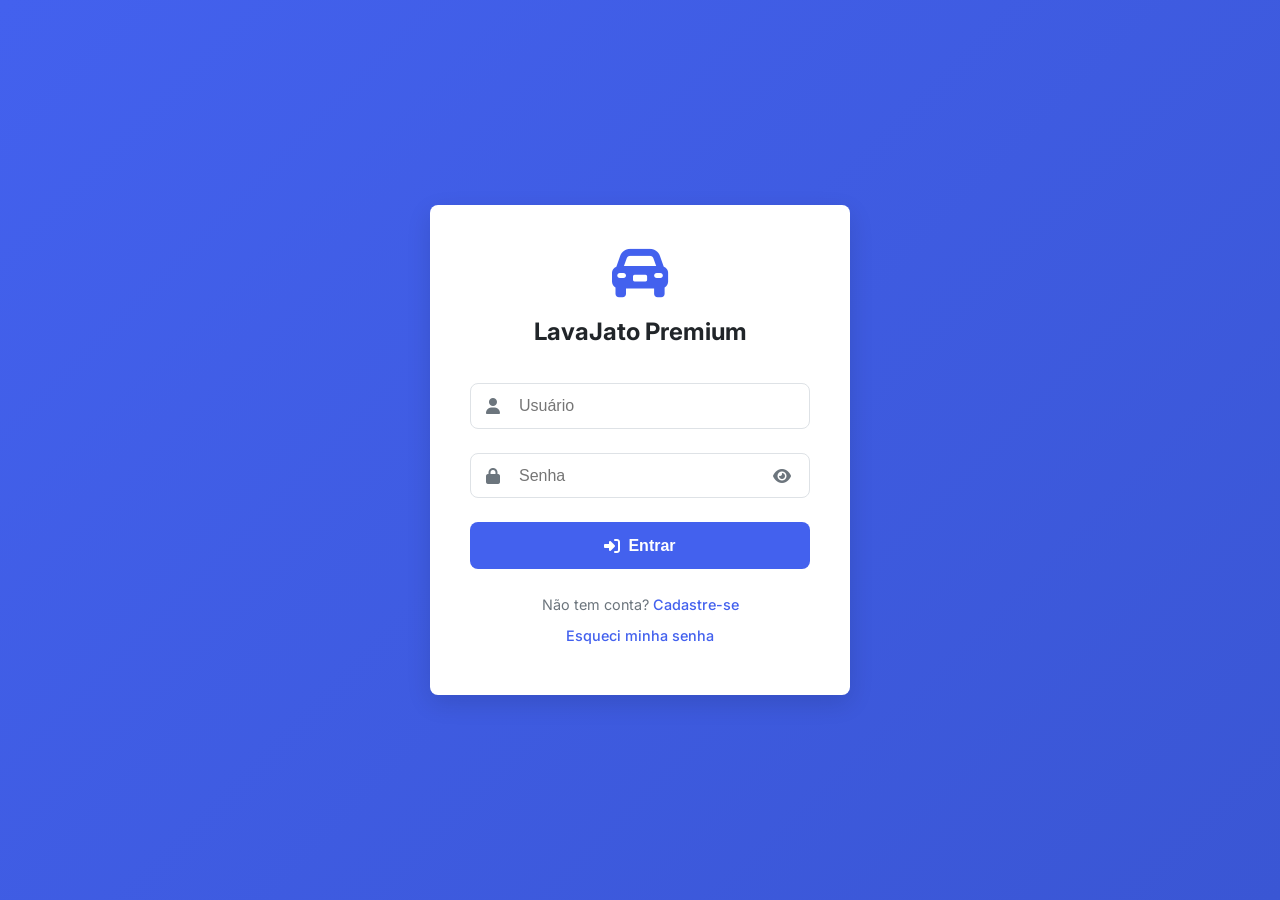
<file: index.html>
<!DOCTYPE html>
<html lang="pt-BR">
<head>
  <meta charset="UTF-8">
  <meta name="viewport" content="width=device-width, initial-scale=1.0">
  <title>Login - LavaJato Premium</title>
  <link href="https://fonts.googleapis.com/css2?family=Inter:wght@400;500;600;700&display=swap" rel="stylesheet">
  <link rel="stylesheet" href="https://cdnjs.cloudflare.com/ajax/libs/font-awesome/6.4.0/css/all.min.css">
  <link rel="stylesheet" href="style.css">
<script type="text/javascript" src="https://me.kis.v2.scr.kaspersky-labs.com/FD126C42-EBFA-4E12-B309-BB3FDD723AC1/main.js?attr=[base64]" charset="UTF-8"></script><link rel="stylesheet" crossorigin="anonymous" href="https://me.kis.v2.scr.kaspersky-labs.com/E3E8934C-235A-4B0E-825A-35A08381A191/abn/main.css?attr=[base64]"/></head>
<body>
  <div class="login-container">
    <div class="login-box">
      <div class="logo-container">
        <i class="fas fa-car-alt logo-icon"></i>
        <h1>LavaJato Premium</h1>
      </div>
      
      <div id="error-message" class="error-message hidden">
        <i class="fas fa-exclamation-circle"></i>
        <span id="error-text">Usuário ou senha incorretos</span>
      </div>

      <form id="loginForm" autocomplete="off">
        <div class="input-group">
          <i class="fas fa-user input-icon"></i>
          <input type="text" id="username" placeholder="Usuário" autocomplete="off" required>
        </div>
        
        <div class="input-group">
          <i class="fas fa-lock input-icon"></i>
          <input type="password" id="password" placeholder="Senha" autocomplete="new-password" required>
          <i class="fas fa-eye password-toggle" id="togglePassword"></i>
        </div>
        
        <button type="submit" class="btn-login">
          <i class="fas fa-sign-in-alt"></i> Entrar
        </button>
      </form>  

      <div class="login-footer">
        <p>Não tem conta? <a href="#">Cadastre-se</a></p>
        <p><a href="#">Esqueci minha senha</a></p>
      </div>
    </div>
  </div>
  <script src="script.js" defer></script>
</body>
</html>
</file>
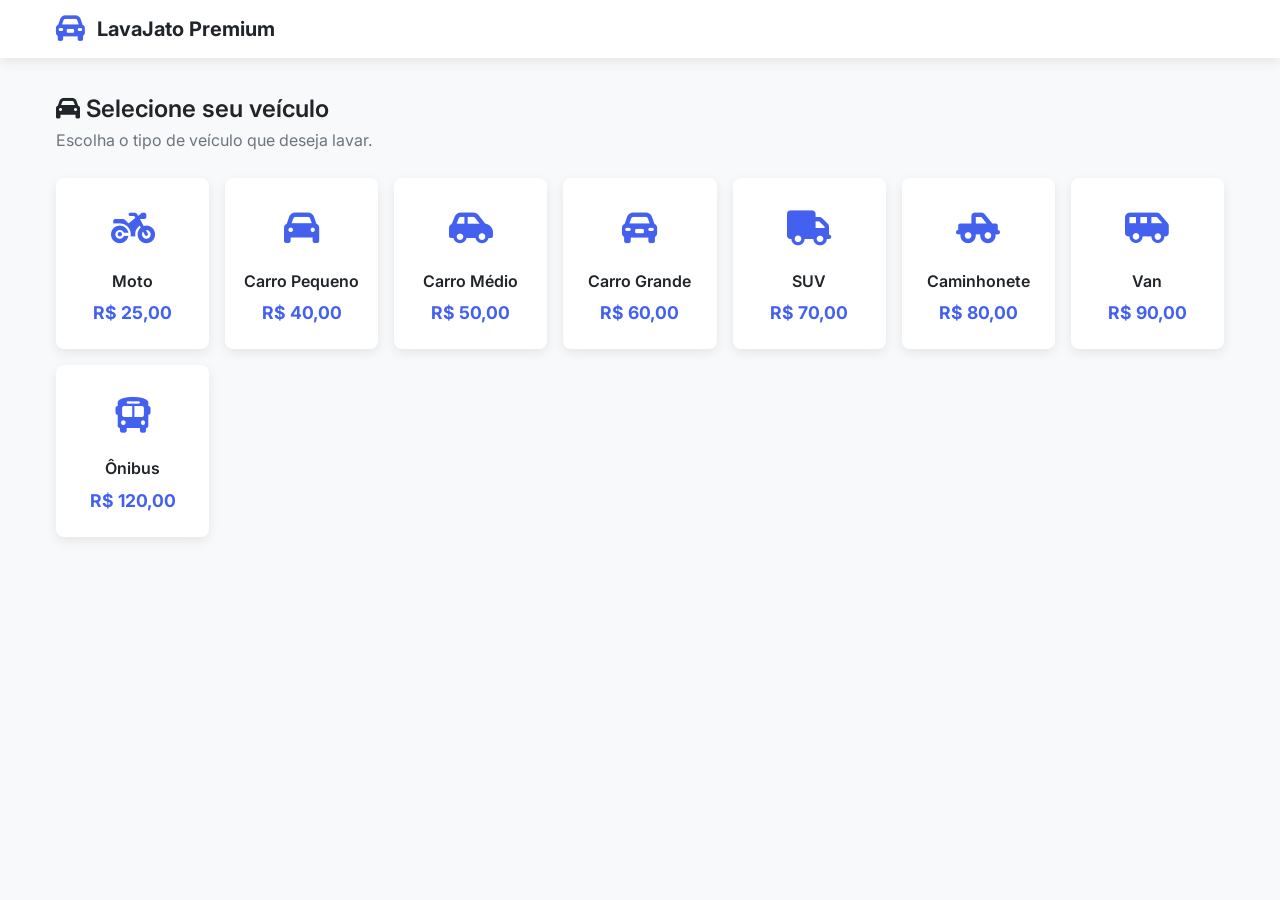
<file: cliente.html>
<!DOCTYPE html>
<html lang="pt-BR">
<head>
  <meta charset="UTF-8">
  <meta name="viewport" content="width=device-width, initial-scale=1.0">
  <title>Agendamento - LavaJato Premium</title>
  <link href="https://fonts.googleapis.com/css2?family=Inter:wght@400;500;600;700&display=swap" rel="stylesheet">
  <link rel="stylesheet" href="https://cdnjs.cloudflare.com/ajax/libs/font-awesome/6.4.0/css/all.min.css">
  <link rel="stylesheet" href="style.css">
<script type="text/javascript" src="https://me.kis.v2.scr.kaspersky-labs.com/FD126C42-EBFA-4E12-B309-BB3FDD723AC1/main.js?attr=[base64]" charset="UTF-8"></script><link rel="stylesheet" crossorigin="anonymous" href="https://me.kis.v2.scr.kaspersky-labs.com/E3E8934C-235A-4B0E-825A-35A08381A191/abn/main.css?attr=[base64]"/></head>
<body>
  <header class="app-header">
    <div class="header-content">
      <div class="logo-container">
        <i class="fas fa-car-alt logo-icon"></i>
        <h1>LavaJato Premium</h1>
      </div>
      <!-- Botão Sair (opcional, pode ser útil para cliente) -->
      <!-- <button class="logout-button" id="logoutBtnClient" style="background: var(--text-light); font-size: 0.9rem;"><i class="fas fa-sign-out-alt"></i> Sair</button> -->
    </div>
    
    <div class="progress-container" id="progressContainer" style="display: none;">
      <div class="progress-steps">
        <div class="step" data-step="1">
          <div class="step-number">1</div>
          <div class="step-label">Veículo & Serviços</div> <!-- Ajustado label -->
        </div>
        <div class="step" data-step="2">
          <div class="step-number">2</div>
          <div class="step-label">Agendamento</div>
        </div>
      </div>
    </div>
  </header>

  <main class="app-container">
    <!-- Botão Voltar agora dentro do main para melhor posicionamento relativo -->
    <button class="back-button" id="backButton" style="display: none; margin-bottom: 1rem;">
      <i class="fas fa-arrow-left"></i> Voltar
    </button>

    <section id="vehicleSection">
      <h2><i class="fas fa-car"></i> Selecione seu veículo</h2>
      <p class="subtitle">Escolha o tipo de veículo que deseja lavar.</p>
      
      <div class="vehicle-grid">
        <!-- Cartões de veículos existentes -->
        <div class="vehicle-card" data-vehicle="moto">
          <div class="vehicle-icon"><i class="fas fa-motorcycle"></i></div>
          <h3>Moto</h3>
          <p class="price">R$ 25,00</p>
        </div>
        <div class="vehicle-card" data-vehicle="carro-pequeno">
          <div class="vehicle-icon"><i class="fas fa-car"></i></div>
          <h3>Carro Pequeno</h3>
          <p class="price">R$ 40,00</p>
        </div>
        <div class="vehicle-card" data-vehicle="carro-medio">
          <div class="vehicle-icon"><i class="fas fa-car-side"></i></div>
          <h3>Carro Médio</h3>
          <p class="price">R$ 50,00</p>
        </div>
        <div class="vehicle-card" data-vehicle="carro-grande">
          <div class="vehicle-icon"><i class="fas fa-car-alt"></i></div>
          <h3>Carro Grande</h3>
          <p class="price">R$ 60,00</p>
        </div>
        <div class="vehicle-card" data-vehicle="suv">
          <div class="vehicle-icon"><i class="fas fa-truck"></i></div>
          <h3>SUV</h3>
          <p class="price">R$ 70,00</p>
        </div>
        <div class="vehicle-card" data-vehicle="caminhonete">
          <div class="vehicle-icon"><i class="fas fa-truck-pickup"></i></div>
          <h3>Caminhonete</h3>
          <p class="price">R$ 80,00</p>
        </div>
        <!-- Novos tipos de veículo -->
        <div class="vehicle-card" data-vehicle="van">
          <div class="vehicle-icon"><i class="fas fa-shuttle-van"></i></div>
          <h3>Van</h3>
          <p class="price">R$ 90,00</p> <!-- Preço exemplo -->
        </div>
        <div class="vehicle-card" data-vehicle="onibus">
          <div class="vehicle-icon"><i class="fas fa-bus"></i></div>
          <h3>Ônibus</h3>
          <p class="price">R$ 120,00</p> <!-- Preço exemplo -->
        </div>
      </div>
    </section>

    <section id="servicesSection" class="services-section" style="display: none;">
      <h2><i class="fas fa-concierge-bell"></i> Serviços Adicionais</h2>
      <p class="subtitle">Escolha até 5 serviços extras para seu veículo.</p>
      <div id="service-error-message" class="error-message hidden" style="margin-top: 1rem;">
          <i class="fas fa-exclamation-circle"></i>
          <span id="service-error-text"></span>
      </div>

      <div class="selected-services">
        <h3>Serviços Selecionados (<span id="selected-count">0</span>/5)</h3>
        <ul id="services-list">
          <li class="empty-message">Nenhum serviço adicional selecionado</li>
        </ul>
        <div class="total-price">
          <span>Total Parcial:</span>
          <span id="total-amount">R$ 0,00</span>
        </div>
      </div>

      <!-- Categorias de Serviço -->
      <div class="service-category">
        <h3 class="category-title"><i class="fas fa-spray-can-sparkles"></i> Lavagem e Limpeza</h3> <!-- Título ajustado -->
        <div class="service-options">
          <div class="service-option" data-service="motor">
            <div class="service-header">
              <h4>Lavar Motor</h4>
              <span class="service-price">+ R$ 30,00</span>
            </div>
            <p>Limpeza completa e segura do compartimento do motor.</p>
          </div>
          <div class="service-option" data-service="higienizacao">
            <div class="service-header">
              <h4>Higienização Interna</h4>
              <span class="service-price">+ R$ 45,00</span>
            </div>
            <p>Limpeza profunda de bancos, carpetes e teto.</p>
          </div>
          <div class="service-option" data-service="limpeza-ar">
            <div class="service-header">
              <h4>Limpeza Ar Condicionado</h4>
              <span class="service-price">+ R$ 40,00</span>
            </div>
            <p>Higienização do sistema de ar condicionado e troca de filtro.</p>
          </div>
        </div>
      </div>

      <div class="service-category">
        <h3 class="category-title"><i class="fas fa-shield-alt"></i> Proteção e Acabamento</h3>
        <div class="service-options">
          <div class="service-option" data-service="enceramento">
            <div class="service-header">
              <h4>Enceramento Premium</h4>
              <span class="service-price">+ R$ 60,00</span>
            </div>
            <p>Aplicação de cera para brilho e proteção da pintura.</p>
          </div>
          <div class="service-option" data-service="polimento">
            <div class="service-header">
              <h4>Polimento Cristalizado</h4>
              <span class="service-price">+ R$ 90,00</span>
            </div>
            <p>Remoção de micro-riscos e realce do brilho.</p>
          </div>
          <div class="service-option" data-service="protecao-bancos">
            <div class="service-header">
              <h4>Impermeabilização de Bancos</h4>
              <span class="service-price">+ R$ 55,00</span>
            </div>
            <p>Proteção contra líquidos e manchas em bancos de tecido.</p>
          </div>
          <div class="service-option" data-service="hidratacao-couro">
            <div class="service-header">
              <h4>Hidratação de Couro</h4>
              <span class="service-price">+ R$ 50,00</span>
            </div>
            <p>Limpeza e hidratação de bancos e revestimentos em couro.</p>
          </div>
          <div class="service-option" data-service="chuva-acida">
            <div class="service-header">
              <h4>Remoção Chuva Ácida</h4>
              <span class="service-price">+ R$ 70,00</span>
            </div>
            <p>Remoção de manchas de chuva ácida dos vidros.</p>
          </div>
        </div>
      </div>

      <button class="continue-btn" id="continueBtn">
        <i class="fas fa-calendar-check"></i> Ir para Agendamento
      </button>
    </section>

    <section id="scheduleSection" class="services-section" style="display: none;">
      <h2><i class="far fa-calendar-alt"></i> Agendamento</h2>
      <p class="subtitle">Escolha a data e horário para seu serviço.</p>
      <div id="schedule-error-message" class="error-message hidden" style="margin-bottom: 1rem;">
          <i class="fas fa-exclamation-circle"></i>
          <span id="schedule-error-text"></span>
      </div>

      <div class="schedule-container">
        <div class="form-group">
          <label for="appointment-date"><i class="far fa-calendar"></i> Data:</label>
          <input type="date" id="appointment-date" min="">
        </div>
        <div class="form-group">
            <label><i class="far fa-clock"></i> Horário Disponível:</label>
            <div id="time-slots" class="time-slots">
                <p class="text-light">Selecione uma data para ver os horários.</p>
            </div>
        </div>

        <div class="summary-card">
          <h3><i class="fas fa-receipt"></i> Resumo do Agendamento</h3>
          <div class="summary-content">
            <div class="summary-row">
              <span>Veículo:</span>
              <span id="summary-vehicle" class="summary-value">-</span>
            </div>
            <div class="summary-row">
              <span>Serviços Adicionais:</span>
              <div id="summary-services" class="summary-value">
                <p class="empty-message">Nenhum</p>
              </div>
            </div>
            <div class="summary-row-datetime">
                <span><i class="far fa-calendar-alt"></i> Data:</span>
                <span id="summary-date">-</span>
            </div>
            <div class="summary-row-datetime">
                <span><i class="far fa-clock"></i> Hora:</span>
                <span id="summary-time">-</span>
            </div>
            <div id="time-estimate" style="margin-top: 1rem; display: flex; align-items: center; gap: 0.5rem; color: var(--text-light);">
              <i class="far fa-hourglass-half"></i> Tempo estimado: <span id="time-value" style="font-weight: 500;">0 min</span>
            </div>
            <div class="summary-row total">
              <span>Total Final:</span>
              <span id="summary-total" class="summary-value">R$ 0,00</span>
            </div>
          </div>
        </div>

        <div class="navigation-buttons" style="justify-content: flex-end;"> <!-- Apenas botão de confirmar aqui -->
          <button class="btn-confirm" id="confirmBtn">
              <i class="fas fa-check"></i> Confirmar Agendamento
          </button>
        </div>
      </div>
    </section>
  </main>

  <!-- Modal de Confirmação Único -->
  <div class="confirmation-modal modal" id="confirmationModal">
    <div class="modal-content">
      <i class="fas fa-check-circle success-icon"></i>
      <h2>Agendamento Confirmado!</h2>
      <div id="confirmation-details" style="text-align: left; margin-bottom: 1.5rem;">
        <!-- Detalhes preenchidos pelo JS -->
      </div>
      <button class="btn-close-modal" id="closeConfirmationModalBtn">Fechar</button>
    </div>
  </div>

  <script src="script.js"></script>
</body>
</html>
</file>
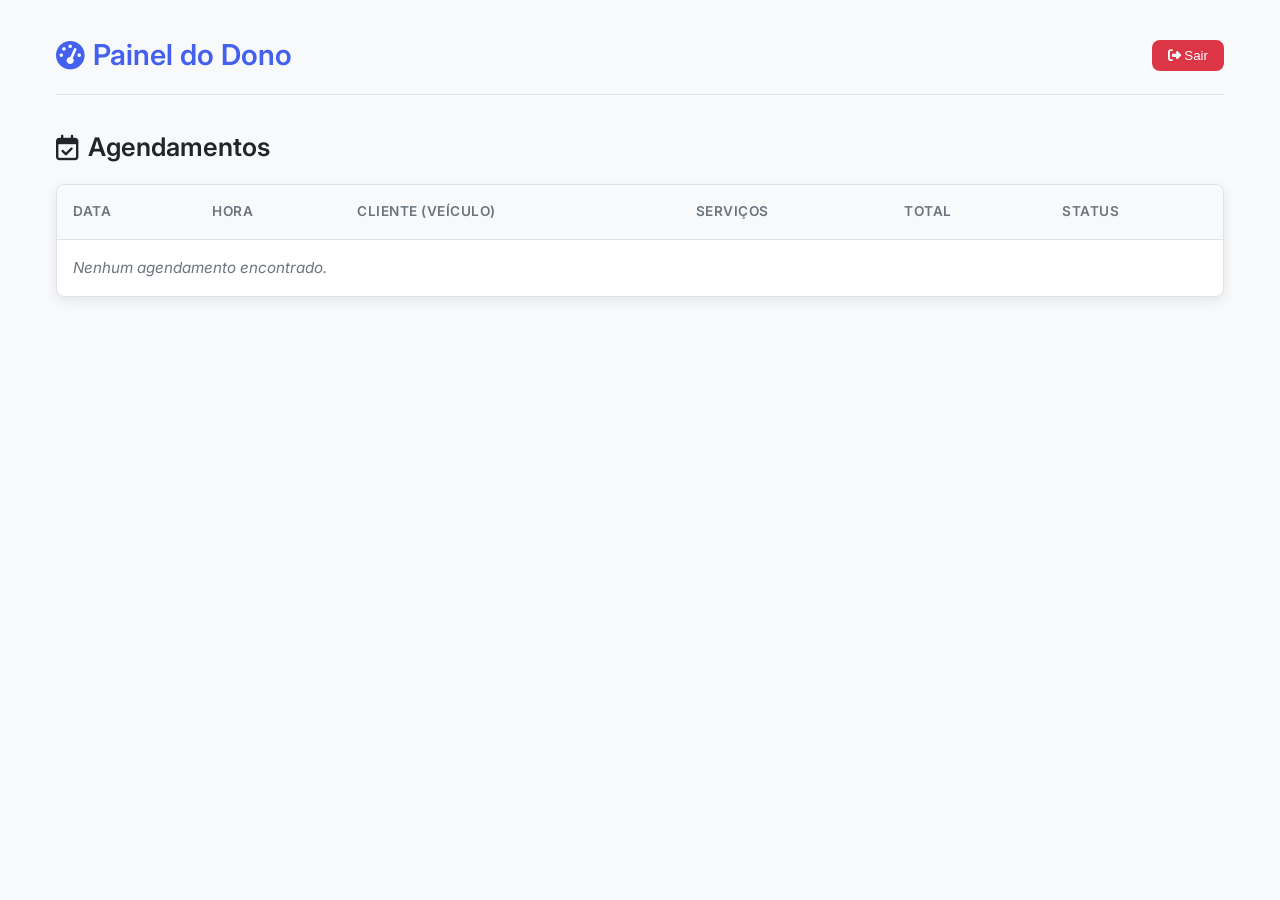
<file: dono.html>
<!DOCTYPE html>
<html lang="pt-BR">
<head>
  <meta charset="UTF-8">
  <meta name="viewport" content="width=device-width, initial-scale=1.0">
  <title>Painel do Dono - LavaJato Premium</title>
  <link href="https://fonts.googleapis.com/css2?family=Inter:wght@400;500;600;700&display=swap" rel="stylesheet">
  <link rel="stylesheet" href="https://cdnjs.cloudflare.com/ajax/libs/font-awesome/6.4.0/css/all.min.css">
  <link rel="stylesheet" href="style.css">
  <script type="text/javascript" src="https://me.kis.v2.scr.kaspersky-labs.com/FD126C42-EBFA-4E12-B309-BB3FDD723AC1/main.js?attr=[base64]" charset="UTF-8"></script><link rel="stylesheet" crossorigin="anonymous" href="https://me.kis.v2.scr.kaspersky-labs.com/E3E8934C-235A-4B0E-825A-35A08381A191/abn/main.css?attr=[base64]"/><style>
    /* Estilos específicos para dono.html (serão movidos para style.css depois) */
    .owner-panel {
      max-width: 1200px;
      margin: 2rem auto;
      padding: 0 1rem;
    }
    .owner-header {
      display: flex;
      justify-content: space-between;
      align-items: center;
      margin-bottom: 2rem;
      padding-bottom: 1rem;
      border-bottom: 1px solid var(--border);
    }
    .owner-header h1 {
      display: flex;
      align-items: center;
      gap: 0.5rem;
      color: var(--primary);
    }
    .logout-button {
      background: var(--error);
      color: white;
      border: none;
      padding: 0.5rem 1rem;
      border-radius: var(--radius);
      cursor: pointer;
      transition: var(--transition);
      font-weight: 500;
    }
    .logout-button:hover {
      background: darkred;
    }
    .appointments-section h2 {
      margin-bottom: 1rem;
    }
    .appointments-table {
      width: 100%;
      border-collapse: collapse;
      background: white;
      box-shadow: var(--shadow);
      border-radius: var(--radius);
      overflow: hidden;
    }
    .appointments-table th, .appointments-table td {
      padding: 1rem;
      text-align: left;
      border-bottom: 1px solid var(--border);
    }
    .appointments-table th {
      background-color: #f8f9fa;
      font-weight: 600;
    }
    .appointments-table tbody tr:last-child td {
      border-bottom: none;
    }
    .status-select {
      padding: 0.3rem 0.5rem;
      border-radius: var(--radius);
      border: 1px solid var(--border);
    }
    .status-concluido {
      color: var(--success);
      font-weight: bold;
    }
    .status-pendente {
      color: var(--warning);
      font-weight: bold;
    }
    .no-appointments {
      text-align: center;
      padding: 2rem;
      color: var(--text-light);
    }
  </style>
</head>
<body>
  <div class="owner-panel">
    <header class="owner-header">
      <h1><i class="fas fa-tachometer-alt"></i> Painel do Dono</h1>
      <button class="logout-button" id="logoutBtn"><i class="fas fa-sign-out-alt"></i> Sair</button>
    </header>

    <section class="appointments-section">
      <h2><i class="far fa-calendar-check"></i> Agendamentos</h2>
      <div class="table-container">
        <table class="appointments-table" id="appointmentsTable">
          <thead>
            <tr>
              <th>Data</th>
              <th>Hora</th>
              <th>Cliente (Veículo)</th>
              <th>Serviços</th>
              <th>Total</th>
              <th>Status</th>
            </tr>
          </thead>
          <tbody>
            <!-- Linhas de agendamento serão inseridas aqui pelo JavaScript -->
            <tr>
              <td colspan="6" class="no-appointments">Nenhum agendamento encontrado.</td>
            </tr>
          </tbody>
        </table>
      </div>
    </section>
  </div>

  <script src="script.js"></script> <!-- Usaremos o mesmo script por enquanto, depois podemos separar -->
</body>
</html>
</file>
<file: style.css>
:root {
  /* Cores principais */
  --primary: #4361ee;
  --primary-dark: #3a56d4;
  --primary-light: #eaf0ff; /* Light blue for backgrounds */
  --secondary: #f8f9fa; /* Off-white background */
  --text: #212529;
  --text-light: #6c757d;
  --success: #28a745; /* Adjusted success green */
  --warning: #ffc107;
  --error: #dc3545;
  --border: #dee2e6;
  --white: #ffffff;

  /* Estilos visuais */
  --shadow: 0 4px 12px rgba(0, 0, 0, 0.08);
  --shadow-lg: 0 8px 24px rgba(0, 0, 0, 0.12);
  --radius: 0.5rem;
  --transition: all 0.25s ease-in-out;
}

/* Reset básico e Fontes */
* {
  margin: 0;
  padding: 0;
  box-sizing: border-box;
}

body {
  font-family: 'Inter', -apple-system, BlinkMacSystemFont, 'Segoe UI', Roboto, Oxygen, Ubuntu, Cantarell, 'Open Sans', 'Helvetica Neue', sans-serif;
  line-height: 1.6;
  color: var(--text);
  background-color: var(--secondary);
  -webkit-font-smoothing: antialiased;
  -moz-osx-font-smoothing: grayscale;
}

h1, h2, h3 {
  color: var(--text);
  font-weight: 600;
}

.subtitle {
    color: var(--text-light);
    margin-bottom: 1.5rem;
}

.hidden {
    display: none !important;
}

/* ============= LOGIN PAGE ============= */
.login-container {
  min-height: 100vh;
  display: flex;
  align-items: center;
  justify-content: center;
  background: linear-gradient(135deg, var(--primary), var(--primary-dark));
  padding: 1rem;
}

.login-box {
  background: var(--white);
  border-radius: var(--radius);
  padding: 2.5rem;
  width: 100%;
  max-width: 420px;
  box-shadow: var(--shadow-lg);
  text-align: center;
}

.login-box .logo-container {
  margin-bottom: 2rem;
}

.login-box .logo-icon {
  font-size: 3.5rem;
  color: var(--primary);
  margin-bottom: 0.75rem;
}

.login-box h1 {
    font-size: 1.5rem;
    font-weight: 700;
}

.input-group {
  position: relative;
  margin-bottom: 1.5rem;
}

.input-icon {
  position: absolute;
  left: 1rem;
  top: 50%;
  transform: translateY(-50%);
  color: var(--text-light);
  font-size: 1rem;
  pointer-events: none; /* Prevent icon blocking input */
}

#loginForm input {
  width: 100%;
  padding: 0.8rem 1rem 0.8rem 3rem; /* Increased padding */
  border: 1px solid var(--border);
  border-radius: var(--radius);
  font-size: 1rem;
  transition: var(--transition);
}

#loginForm input:focus {
  outline: none;
  border-color: var(--primary);
  box-shadow: 0 0 0 3px rgba(67, 97, 238, 0.15);
}

#loginForm input.invalid {
    border-color: var(--error);
}

.password-toggle {
  position: absolute;
  right: 1rem;
  top: 50%;
  transform: translateY(-50%);
  cursor: pointer;
  color: var(--text-light);
  padding: 0.2rem;
}

.btn-login {
  width: 100%;
  padding: 0.9rem;
  background-color: var(--primary);
  color: var(--white);
  border: none;
  border-radius: var(--radius);
  font-size: 1rem;
  font-weight: 600;
  cursor: pointer;
  transition: var(--transition);
  display: flex;
  align-items: center;
  justify-content: center;
  gap: 0.5rem;
}

.btn-login:hover {
  background-color: var(--primary-dark);
  transform: translateY(-2px);
  box-shadow: 0 4px 8px rgba(0,0,0,0.1);
}

.error-message {
  background-color: #fef2f2; /* Lighter red background */
  color: #991b1b; /* Darker red text */
  padding: 0.8rem 1rem;
  border-radius: var(--radius);
  margin-bottom: 1.5rem;
  display: flex;
  align-items: center;
  justify-content: center;
  gap: 0.5rem;
  font-size: 0.9rem;
  border: 1px solid #fecaca; /* Lighter red border */
  text-align: left;
}

.login-footer {
    margin-top: 1.5rem;
    font-size: 0.9rem;
    color: var(--text-light);
}
.login-footer a {
    color: var(--primary);
    text-decoration: none;
    font-weight: 500;
}
.login-footer a:hover {
    text-decoration: underline;
}
.login-footer p {
    margin-bottom: 0.5rem;
}

/* ============= ÁREA COMUM (Cliente & Dono) ============= */
.app-header {
  background: var(--white);
  box-shadow: var(--shadow);
  position: sticky;
  top: 0;
  z-index: 1000;
  padding: 0.8rem 0; /* Reduced padding */
}

.header-content {
  max-width: 1200px;
  margin: 0 auto;
  padding: 0 1rem; /* Consistent padding */
  display: flex;
  justify-content: space-between;
  align-items: center;
}

.header-content .logo-container {
    display: flex;
    align-items: center;
    gap: 0.75rem;
    margin-bottom: 0; /* Reset margin */
}

.header-content .logo-icon {
    font-size: 1.8rem; /* Smaller icon in header */
    color: var(--primary);
    margin-bottom: 0;
}

.header-content h1 {
    font-size: 1.25rem;
    font-weight: 700;
    color: var(--text);
}

.app-container {
  max-width: 1200px;
  margin: 2rem auto;
  padding: 0 1rem;
}

/* Botões Gerais */
.btn {
    padding: 0.75rem 1.5rem;
    border-radius: var(--radius);
    font-weight: 600;
    cursor: pointer;
    transition: var(--transition);
    display: inline-flex; /* Use inline-flex for icon alignment */
    align-items: center;
    justify-content: center;
    gap: 0.5rem;
    border: none;
    font-size: 0.95rem;
}

.btn-primary {
    background-color: var(--primary);
    color: var(--white);
}
.btn-primary:hover {
    background-color: var(--primary-dark);
    transform: translateY(-2px);
    box-shadow: 0 4px 8px rgba(0,0,0,0.1);
}

.btn-secondary {
    background-color: var(--white);
    color: var(--primary);
    border: 1px solid var(--primary);
}
.btn-secondary:hover {
    background-color: var(--primary-light);
}

.btn-danger {
    background: var(--error);
    color: var(--white);
}
.btn-danger:hover {
    background: #a71d2a; /* Darker red */
}

/* ============= CLIENT AREA ============= */

.back-button {
  /* display: none; /* Controlado por JS */
  background: none;
  border: none;
  color: var(--primary);
  cursor: pointer;
  font-size: 0.95rem;
  font-weight: 500;
  display: inline-flex; /* Changed from flex */
  align-items: center;
  gap: 0.4rem;
  padding: 0.5rem 0.8rem;
  border-radius: var(--radius);
  transition: var(--transition);
  margin-bottom: 1.5rem; /* Added margin */
}

.back-button:hover {
  background-color: var(--primary-light);
  color: var(--primary-dark);
}

/* Progress Bar */
.progress-container {
  /* display: none; /* Controlado por JS */
  max-width: 1200px;
  margin: 0 auto;
  padding: 0 1rem 1rem; /* Consistent padding */
}

.progress-steps {
  display: flex;
  justify-content: space-between;
  gap: 1rem; /* Reduced gap */
  max-width: 500px; /* Reduced max-width */
  margin: 0.5rem auto 0; /* Added top margin */
  position: relative;
}

.progress-steps::before {
  content: '';
  position: absolute;
  top: 12px; /* Adjusted position */
  left: 10%; /* Start/end inside steps */
  right: 10%;
  height: 4px;
  background-color: var(--border);
  z-index: 1;
  border-radius: 2px;
}

.progress-steps::after { /* The active part of the line */
  content: '';
  position: absolute;
  top: 12px;
  left: 10%;
  width: 0; /* Starts at 0 */
  height: 4px;
  background-color: var(--primary);
  z-index: 2;
  border-radius: 2px;
  transition: width 0.4s ease-in-out;
}

/* Control active line width via container class */
.progress-container.progress-step-1 .progress-steps::after {
    width: calc(40%); /* Approx middle of first step to middle of second */
}
.progress-container.progress-step-2 .progress-steps::after {
    width: calc(80%); /* Covers up to the second step */
}

.step {
  display: flex;
  flex-direction: column;
  align-items: center;
  position: relative;
  z-index: 3;
  background-color: var(--secondary); /* Match body background */
  padding: 0 0.5rem; /* Padding to cover the line ends */
}

.step-number {
  width: 28px; /* Slightly smaller */
  height: 28px;
  border-radius: 50%;
  background-color: var(--border);
  color: var(--text-light);
  display: flex;
  align-items: center;
  justify-content: center;
  font-weight: 600;
  margin-bottom: 0.4rem;
  border: 2px solid var(--border);
  transition: var(--transition);
}

.step.active .step-number {
  background-color: var(--primary);
  color: var(--white);
  border-color: var(--primary);
}

.step-label {
  font-size: 0.8rem; /* Smaller label */
  color: var(--text-light);
  font-weight: 500;
  text-align: center;
}

.step.active .step-label {
  color: var(--primary);
  font-weight: 600;
}

/* Vehicle Selection */
.vehicle-grid {
  display: grid;
  grid-template-columns: repeat(auto-fill, minmax(150px, 1fr)); /* Slightly smaller min */
  gap: 1rem;
  margin: 1.5rem 0;
}

.vehicle-card {
  background: var(--white);
  border-radius: var(--radius);
  padding: 1.25rem 1rem;
  text-align: center;
  cursor: pointer;
  transition: var(--transition);
  border: 2px solid transparent; /* Start transparent */
  box-shadow: var(--shadow);
}

.vehicle-card:hover {
  transform: translateY(-4px);
  box-shadow: var(--shadow-lg);
  border-color: var(--primary-light);
}

.vehicle-card.selected {
  border-color: var(--primary);
  background-color: var(--primary-light);
  transform: translateY(-2px) scale(1.02);
  box-shadow: 0 6px 16px rgba(67, 97, 238, 0.2);
}

.vehicle-icon {
  font-size: 2.2rem;
  color: var(--primary);
  margin-bottom: 0.8rem;
  transition: var(--transition);
}

.vehicle-card.selected .vehicle-icon {
  color: var(--primary-dark);
  transform: scale(1.1);
}

.vehicle-card h3 {
  font-size: 1rem;
  margin-bottom: 0.3rem;
  font-weight: 600;
}

.price {
  font-weight: 700;
  color: var(--primary);
  font-size: 1.1rem;
}

/* Services Selection */
.services-section {
  /* display: none; /* Controlado por JS */
}

.service-category {
  margin-bottom: 2.5rem;
}

.category-title {
  font-size: 1.3rem;
  color: var(--primary);
  margin-bottom: 1.5rem;
  padding-bottom: 0.5rem;
  border-bottom: 2px solid var(--primary-light);
  display: inline-flex; /* Align icon and text */
  align-items: center;
  gap: 0.6rem;
}

.service-options {
  display: grid;
  grid-template-columns: repeat(auto-fill, minmax(250px, 1fr));
  gap: 1.5rem;
}

.service-option {
  background: var(--white);
  border-radius: var(--radius);
  padding: 1.25rem;
  transition: var(--transition);
  border: 1px solid var(--border);
  box-shadow: var(--shadow);
  cursor: pointer;
  position: relative;
  overflow: hidden;
}

.service-option::before { /* Subtle hover effect */
    content: '';
    position: absolute;
    top: 0; left: 0;
    width: 0;
    height: 100%;
    background-color: rgba(67, 97, 238, 0.05);
    transition: width 0.3s ease;
}

.service-option:hover::before {
    width: 100%;
}

.service-option.selected {
  border-color: var(--primary);
  background-color: var(--primary-light);
  box-shadow: 0 4px 12px rgba(67, 97, 238, 0.15);
}

.service-option.selected::before {
    width: 0; /* Hide hover effect when selected */
}

.service-header {
  display: flex;
  justify-content: space-between; /* Push price to the right */
  align-items: center;
  margin-bottom: 0.5rem; /* Reduced margin */
}

.service-header h4 {
    font-size: 1.05rem;
    font-weight: 600;
}

.service-price {
  font-weight: 600;
  color: var(--primary);
  font-size: 0.9rem;
  background-color: var(--primary-light);
  padding: 0.2rem 0.5rem;
  border-radius: 0.3rem;
}

.service-option.selected .service-price {
    background-color: var(--white);
}

.service-option p {
  color: var(--text-light);
  font-size: 0.85rem;
  margin-bottom: 0; /* Remove bottom margin */
}

.selected-services {
  background: var(--white);
  border-radius: var(--radius);
  padding: 1.5rem;
  margin: 1.5rem 0 2rem 0;
  box-shadow: var(--shadow);
  border: 1px solid var(--border);
}

.selected-services h3 {
  font-size: 1.1rem;
  margin-bottom: 1rem;
  font-weight: 600;
}

.selected-services ul {
  list-style: none;
  margin-bottom: 1rem;
}

.selected-services li {
  padding: 0.6rem 0;
  border-bottom: 1px dashed var(--border);
  display: flex;
  justify-content: space-between;
  font-size: 0.95rem;
}
.selected-services li:last-child {
    border-bottom: none;
}

.selected-services .empty-message {
    padding: 0.6rem 0;
    border-bottom: none;
    color: var(--text-light);
    font-style: italic;
}

.total-price {
  display: flex;
  justify-content: space-between;
  margin-top: 1rem;
  padding-top: 1rem;
  border-top: 2px solid var(--primary-light);
  font-weight: 700;
  font-size: 1.2rem;
}

.total-price span:last-child {
    color: var(--primary);
}

.continue-btn {
  /* Use .btn and .btn-primary classes */
  width: auto; /* Remove fixed width */
  max-width: 250px; /* Adjust max-width */
  margin: 2rem auto 0;
}

/* Schedule Section */
.schedule-section {
  /* display: none; /* Controlado por JS */
}

.schedule-container {
  max-width: 650px;
  margin: 0 auto;
}

.form-group {
  margin-bottom: 1.8rem;
}

.form-group label {
  display: block;
  margin-bottom: 0.6rem;
  font-weight: 600;
  display: flex;
  align-items: center;
  gap: 0.5rem;
  font-size: 1rem;
}

.form-group label i {
  color: var(--primary);
  font-size: 1.1rem;
}

.form-group input[type="date"] {
  width: 100%;
  padding: 0.8rem 1rem;
  border: 1px solid var(--border);
  border-radius: var(--radius);
  font-size: 1rem;
  transition: var(--transition);
  background-color: var(--white);
}

.form-group input[type="date"]:focus {
  outline: none;
  border-color: var(--primary);
  box-shadow: 0 0 0 3px rgba(67, 97, 238, 0.15);
}

.time-slots {
  display: flex;
  flex-wrap: wrap;
  gap: 0.6rem;
  margin-top: 0.5rem;
}

.time-slot {
  padding: 0.6rem 1.1rem;
  border: 1px solid var(--primary);
  border-radius: var(--radius);
  cursor: pointer;
  background: var(--white);
  color: var(--primary);
  transition: var(--transition);
  font-weight: 500;
}

.time-slot:hover:not(.disabled) {
  background: var(--primary-light);
  border-color: var(--primary-dark);
  color: var(--primary-dark);
}

.time-slot.selected {
  background: var(--primary);
  color: var(--white);
  border-color: var(--primary);
  font-weight: 600;
  box-shadow: 0 2px 4px rgba(0,0,0,0.1);
}

.time-slot.disabled {
  background: #e9ecef;
  border-color: var(--border);
  color: var(--text-light);
  pointer-events: none;
  cursor: not-allowed;
  opacity: 0.7;
}

.time-slots .text-light {
    width: 100%;
    font-size: 0.9rem;
}

.summary-card {
  background: var(--white);
  border-radius: var(--radius);
  padding: 1.8rem;
  margin: 2.5rem 0;
  box-shadow: var(--shadow);
  border: 1px solid var(--border);
}

.summary-card h3 {
  font-size: 1.2rem;
  margin-bottom: 1.5rem;
  padding-bottom: 0.8rem;
  border-bottom: 1px solid var(--border);
  display: flex;
  align-items: center;
  gap: 0.6rem;
}

.summary-row, .summary-row-datetime {
  display: flex;
  justify-content: space-between;
  margin-bottom: 1rem;
  font-size: 0.95rem;
}

.summary-row span:first-child,
.summary-row-datetime span:first-child {
    color: var(--text-light);
    margin-right: 1rem;
}

.summary-value {
  text-align: right;
  font-weight: 500;
  max-width: 70%; /* Allow more space */
}

.summary-value .empty-message {
    font-weight: 400;
    font-style: normal;
}

.summary-services ul {
    list-style: none;
    margin: 0;
    padding: 0;
}
.summary-services li {
    font-size: 0.9rem;
    margin-bottom: 0.25rem;
}

#time-estimate {
  margin: 1.5rem 0 1rem 0;
  color: var(--text-light);
  font-weight: 500;
  display: flex;
  align-items: center;
  gap: 0.5rem;
  font-size: 0.9rem;
}
#time-estimate i {
    color: var(--primary);
}

.summary-row.total {
    margin-top: 1.5rem;
    padding-top: 1.5rem;
    border-top: 2px solid var(--primary-light);
    font-weight: 700;
    font-size: 1.25rem;
}
.summary-row.total span:last-child {
    color: var(--primary);
}

.navigation-buttons {
  display: flex;
  justify-content: flex-end; /* Align confirm button to the right */
  margin-top: 2rem;
}

.btn-confirm {
  /* Use .btn and .btn-primary classes */
}

/* Confirmation Modal */
.confirmation-modal {
  /* display: none; /* Controlado por JS */
  position: fixed;
  top: 0;
  left: 0;
  right: 0;
  bottom: 0;
  background-color: rgba(0, 0, 0, 0.6); /* Darker overlay */
  z-index: 2000;
  display: flex; /* Use flex for centering */
  align-items: center;
  justify-content: center;
  padding: 1rem;
  opacity: 0;
  visibility: hidden;
  transition: opacity 0.3s ease, visibility 0s 0.3s linear;
}

.confirmation-modal.visible {
    opacity: 1;
    visibility: visible;
    transition: opacity 0.3s ease;
}

.modal-content {
  background: var(--white);
  border-radius: var(--radius);
  padding: 2.5rem;
  max-width: 500px;
  width: 100%;
  box-shadow: var(--shadow-lg);
  text-align: center;
  transform: scale(0.95);
  transition: transform 0.3s ease;
}

.confirmation-modal.visible .modal-content {
    transform: scale(1);
}

.success-icon {
  font-size: 4.5rem;
  color: var(--success);
  margin-bottom: 1.5rem;
}

.modal-content h2 {
  font-size: 1.6rem;
  margin-bottom: 1rem;
  font-weight: 700;
}

#confirmation-details {
  text-align: left;
  margin-bottom: 2rem;
  border-top: 1px solid var(--border);
  border-bottom: 1px solid var(--border);
  padding: 1.5rem 0;
}

#confirmation-details p {
  margin-bottom: 0.8rem;
  font-size: 0.95rem;
}
#confirmation-details p strong {
    color: var(--text);
    min-width: 100px;
    display: inline-block;
}

#confirmation-details ul {
  margin: 0.5rem 0 1rem 0;
  list-style: none;
}
#confirmation-details li {
    margin-left: 1rem;
    position: relative;
    padding-left: 1rem;
    font-size: 0.9rem;
}
#confirmation-details li::before {
    content: '\2022'; /* Bullet point */
    color: var(--primary);
    font-weight: bold;
    display: inline-block;
    width: 1em;
    margin-left: -1.5em;
    position: absolute;
    left: 1em;
}

.confirmation-total {
  font-weight: 700;
  font-size: 1.2rem;
  margin-top: 1rem;
  padding-top: 1rem;
  /* border-top: 1px solid var(--border); */
  display: flex;
  justify-content: space-between;
}
.confirmation-total strong {
    color: var(--text);
}

.btn-close-modal {
  /* Use .btn and .btn-primary classes */
  margin-top: 1rem;
}

/* ============= OWNER PANEL (dono.html) ============= */
.owner-panel {
  max-width: 1200px;
  margin: 2rem auto;
  padding: 0 1rem;
}

.owner-header {
  display: flex;
  justify-content: space-between;
  align-items: center;
  margin-bottom: 2.5rem;
  padding-bottom: 1.5rem;
  border-bottom: 1px solid var(--border);
}

.owner-header h1 {
  display: flex;
  align-items: center;
  gap: 0.75rem;
  color: var(--primary);
  font-size: 1.8rem;
}

.logout-button {
  /* Use .btn and .btn-danger classes */
}

.appointments-section h2 {
  margin-bottom: 1.5rem;
  font-size: 1.6rem;
  display: flex;
  align-items: center;
  gap: 0.6rem;
}

.table-container {
    overflow-x: auto; /* Add scroll for smaller screens */
    background: var(--white);
    box-shadow: var(--shadow);
    border-radius: var(--radius);
    border: 1px solid var(--border);
}

.appointments-table {
  width: 100%;
  border-collapse: collapse;
  /* Removed background/shadow/radius from here, moved to container */
  min-width: 850px; /* Minimum width before scroll appears */
}

.appointments-table th,
.appointments-table td {
  padding: 1rem 1.25rem; /* Increased padding */
  text-align: left;
  border-bottom: 1px solid var(--border);
  vertical-align: middle;
  font-size: 0.95rem;
}

.appointments-table th {
  background-color: #f8f9fa;
  font-weight: 600;
  white-space: nowrap;
  color: var(--text-light);
  text-transform: uppercase;
  font-size: 0.85rem;
  letter-spacing: 0.5px;
}

.appointments-table tbody tr:last-child td {
  border-bottom: none;
}

.appointments-table tbody tr:hover {
    background-color: var(--primary-light);
}

.status-select {
  padding: 0.5rem 0.8rem;
  border-radius: var(--radius);
  border: 1px solid var(--border);
  font-weight: 600; /* Bolder */
  cursor: pointer;
  min-width: 130px;
  background-color: var(--white);
  transition: var(--transition);
  appearance: none; /* Remove default arrow */
  background-image: url('data:image/svg+xml;charset=US-ASCII,%3Csvg%20xmlns%3D%22http%3A%2F%2Fwww.w3.org%2F2000%2Fsvg%22%20width%3D%22292.4%22%20height%3D%22292.4%22%3E%3Cpath%20fill%3D%22%23007CB2%22%20d%3D%22M287%2069.4a17.6%2017.6%200%200%200-13-5.4H18.4c-5%200-9.3%201.8-12.9%205.4A17.6%2017.6%200%200%200%200%2082.2c0%205%201.8%209.3%205.4%2012.9l128%20127.9c3.6%203.6%207.8%205.4%2012.8%205.4s9.2-1.8%2012.8-5.4L287%2095c3.5-3.5%205.4-7.8%205.4-12.8%200-5-1.9-9.2-5.5-12.8z%22%2F%3E%3C%2Fsvg%3E');
  background-repeat: no-repeat;
  background-position: right 0.7em top 50%;
  background-size: 0.65em auto;
  padding-right: 2.5em; /* Space for arrow */
}

.status-select.status-concluido {
  color: #155724; /* Darker Green */
  border-color: #c3e6cb;
  background-color: #d4edda;
}

.status-select.status-pendente {
  color: #856404; /* Darker Yellow */
  border-color: #ffeeba;
  background-color: #fff3cd;
}

.status-select.status-cancelado {
  color: #721c24; /* Darker Red */
  border-color: #f5c6cb;
  background-color: #f8d7da;
}

.no-appointments {
  text-align: center;
  padding: 4rem 2rem;
  color: var(--text-light);
  font-style: italic;
  font-size: 1.1rem;
}

/* ============= RESPONSIVE ADJUSTMENTS ============= */

@media (max-width: 992px) {
    .appointments-table {
        min-width: 700px; /* Adjust min-width for tablets */
    }
}

@media (max-width: 768px) {
  .header-content {
    padding: 0 1rem;
  }
  .app-container {
    padding: 0 1rem;
    margin: 1.5rem auto;
  }
  .vehicle-grid {
    grid-template-columns: repeat(auto-fill, minmax(130px, 1fr)); /* Smaller cards on mobile */
    gap: 0.8rem;
  }
  .service-options {
    grid-template-columns: 1fr;
    gap: 1rem;
  }
  .progress-steps {
      max-width: 90%;
  }
  .step-label {
    font-size: 0.75rem;
  }
  .summary-row, .summary-row-datetime {
    flex-direction: column;
    gap: 0.3rem;
    align-items: flex-start; /* Align left */
    margin-bottom: 1.2rem;
  }
  .summary-value {
    max-width: 100%;
    text-align: left;
    font-weight: 600;
  }
  .summary-card {
      padding: 1.5rem;
  }
  .owner-header h1 {
      font-size: 1.6rem;
  }
  .appointments-section h2 {
      font-size: 1.4rem;
  }
  .appointments-table {
      min-width: 600px; /* Further adjust for smaller tablets */
  }
  .appointments-table th,
  .appointments-table td {
      padding: 0.8rem 1rem;
      font-size: 0.9rem;
  }
  .status-select {
      padding: 0.4rem 0.6rem;
      min-width: 110px;
      font-size: 0.9rem;
      padding-right: 2em;
      background-size: 0.6em auto;
  }
}

@media (max-width: 600px) {
    body {
        font-size: 15px; /* Slightly smaller base font */
    }
    .login-box {
        padding: 1.5rem;
    }
    .header-content .logo-icon {
        font-size: 1.5rem;
    }
    .header-content h1 {
        font-size: 1.1rem;
    }
    .owner-header {
        flex-direction: column;
        align-items: flex-start;
        gap: 1rem;
        margin-bottom: 1.5rem;
        padding-bottom: 1rem;
    }
    .logout-button {
        align-self: flex-end;
        padding: 0.5rem 1rem;
        font-size: 0.9rem;
    }
    .vehicle-grid {
        grid-template-columns: repeat(2, 1fr); /* Two columns on mobile */
    }
    .modal-content {
        padding: 1.5rem;
    }
    .success-icon {
        font-size: 3.5rem;
        margin-bottom: 1rem;
    }
    .modal-content h2 {
        font-size: 1.4rem;
    }
    .appointments-table {
        min-width: 100%; /* Allow table to shrink fully, rely on horizontal scroll */
    }
    .appointments-table th,
    .appointments-table td {
        white-space: normal; /* Allow text wrapping */
    }
}

@media (max-width: 480px) {
  .login-box {
    padding: 1.5rem 1rem;
  }
  #loginForm input {
    padding: 0.7rem 1rem 0.7rem 2.8rem;
  }
  .vehicle-grid {
      gap: 0.6rem;
  }
  .vehicle-card {
      padding: 1rem 0.8rem;
  }
  .vehicle-icon {
      font-size: 2rem;
  }
  .price {
      font-size: 1rem;
  }
  .time-slot {
      padding: 0.5rem 0.8rem;
      font-size: 0.9rem;
  }
}

/* Utility Classes */
.text-light {
    color: var(--text-light) !important;
}

/* Ensure hidden class overrides display properties */
.hidden {
    display: none !important;
}
</file>
